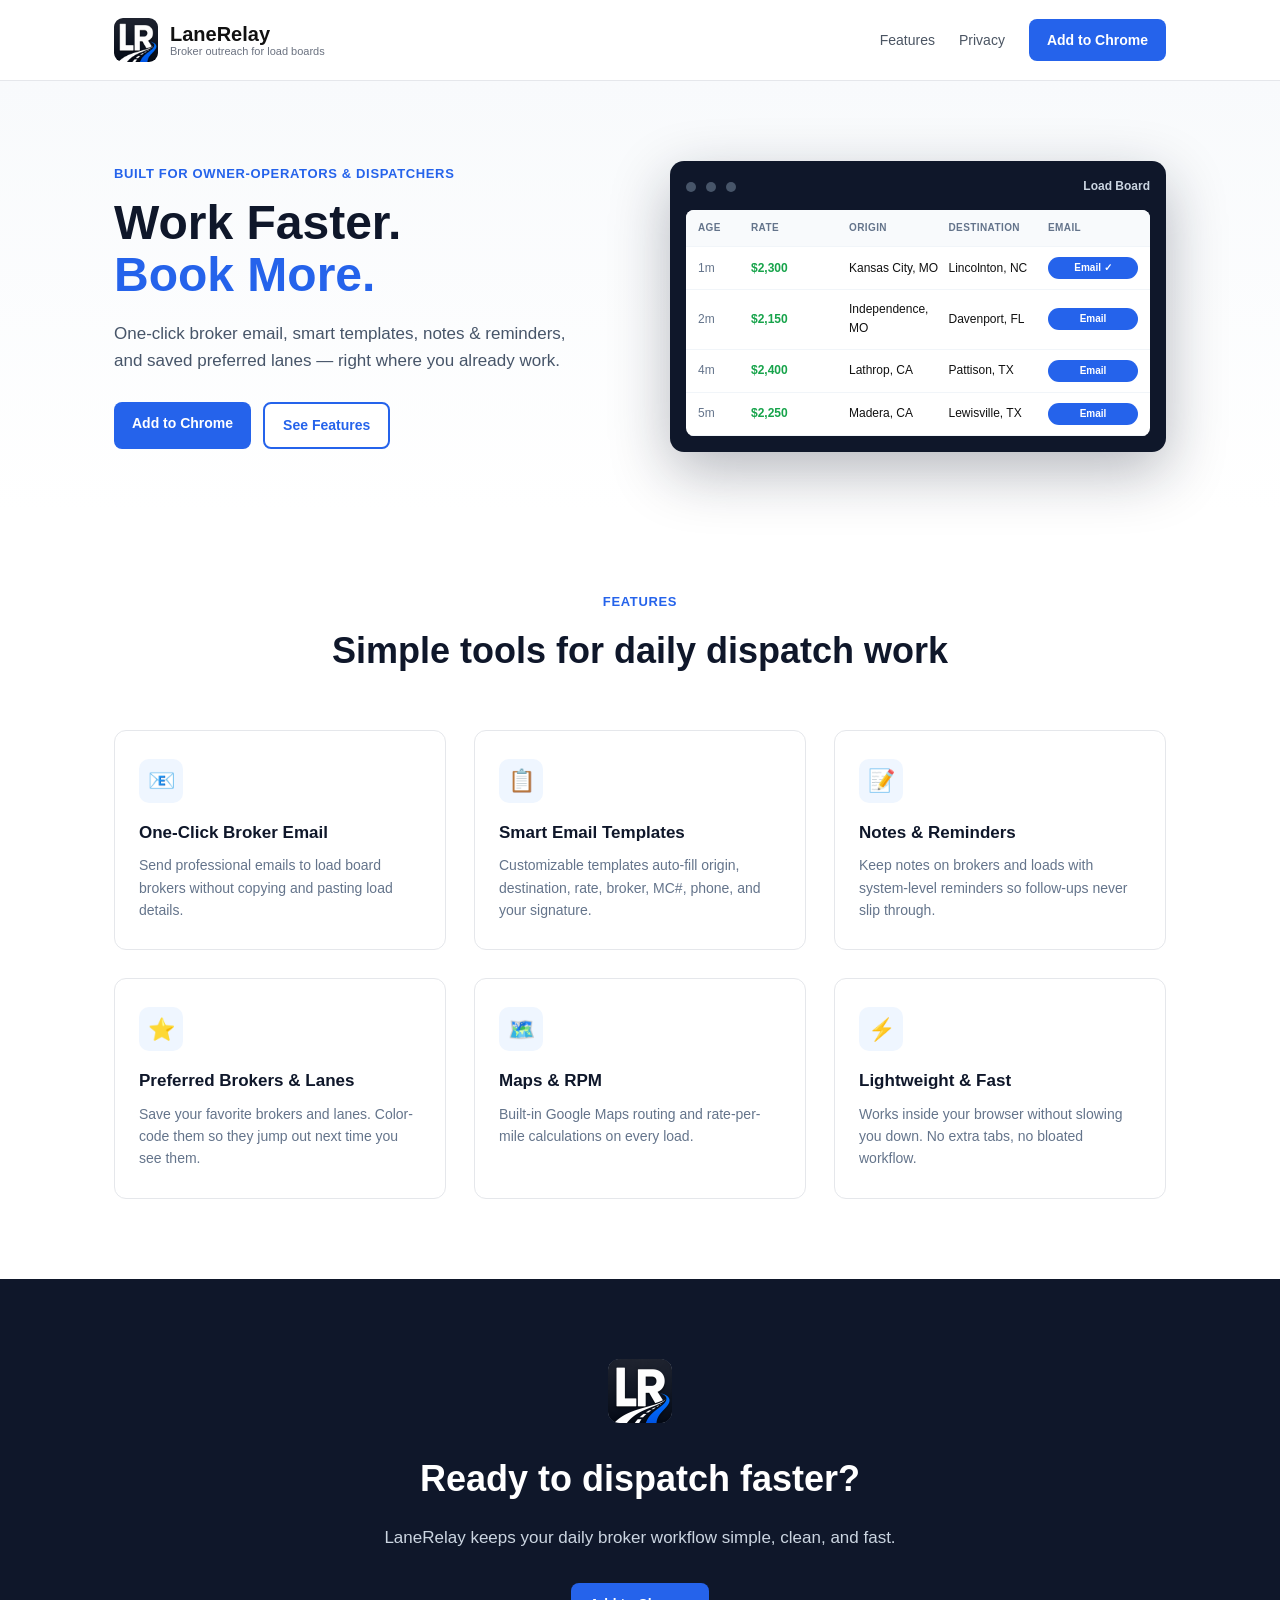
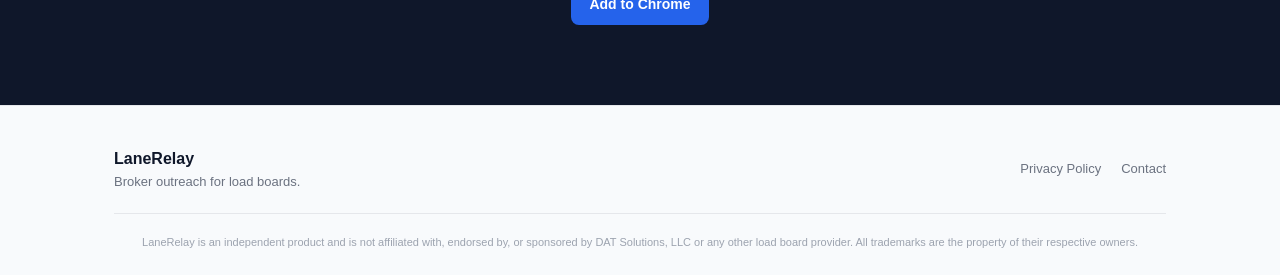
<file: index.html>
<!DOCTYPE html>
<html lang="en">
<head>
<meta charset="UTF-8" />
<meta name="viewport" content="width=device-width, initial-scale=1" />
<title>LaneRelay — Broker outreach for load boards</title>
<meta name="description" content="LaneRelay helps dispatchers and owner-operators work faster on load boards with one-click broker email, smart templates, notes, reminders, and saved preferred lanes." />
<style>
  * { box-sizing: border-box; margin: 0; padding: 0; }
  body {
    font-family: -apple-system, BlinkMacSystemFont, "Segoe UI", Roboto, sans-serif;
    color: #111;
    line-height: 1.6;
    background: #fff;
  }
  a { color: #2563eb; text-decoration: none; }
  a:hover { text-decoration: underline; }
  .container { max-width: 1100px; margin: 0 auto; padding: 0 24px; }

  /* HEADER */
  header {
    padding: 18px 0;
    border-bottom: 1px solid #e5e7eb;
    background: #fff;
    position: sticky; top: 0; z-index: 10;
  }
  .header-inner { display: flex; align-items: center; justify-content: space-between; }
  .brand { display: flex; align-items: center; gap: 12px; }
  .brand img { width: 44px; height: 44px; border-radius: 9px; }
  .brand-text { display: flex; flex-direction: column; line-height: 1.1; }
  .brand-name { font-size: 20px; font-weight: 800; color: #111; }
  .brand-tag { font-size: 11px; color: #6b7280; font-weight: 500; }
  nav { display: flex; gap: 24px; align-items: center; }
  nav a { color: #4b5563; font-weight: 500; font-size: 14px; }
  .btn-primary {
    display: inline-block; padding: 10px 18px;
    background: #2563eb; color: #fff !important;
    border-radius: 8px; font-weight: 600; font-size: 14px;
    text-decoration: none !important;
  }
  .btn-primary:hover { background: #1d4ed8; }

  /* HERO */
  .hero { padding: 80px 0 60px; background: linear-gradient(180deg, #f8fafc 0%, #fff 100%); }
  .hero-grid { display: grid; grid-template-columns: 1fr 1fr; gap: 60px; align-items: center; }
  .eyebrow { color: #2563eb; font-weight: 700; font-size: 13px; text-transform: uppercase; letter-spacing: 0.05em; margin-bottom: 12px; }
  h1 { font-size: 48px; font-weight: 800; line-height: 1.1; margin-bottom: 18px; color: #0f172a; }
  h1 .accent { color: #2563eb; }
  .lead { font-size: 17px; color: #475569; margin-bottom: 28px; max-width: 480px; }
  .hero-ctas { display: flex; gap: 12px; flex-wrap: wrap; }
  .btn-secondary {
    display: inline-block; padding: 10px 18px;
    background: #fff; color: #2563eb !important;
    border: 2px solid #2563eb;
    border-radius: 8px; font-weight: 600; font-size: 14px;
    text-decoration: none !important;
  }
  .btn-secondary:hover { background: #eff6ff; }

  /* MOCKUP PANEL */
  .mockup {
    background: #0f172a;
    border-radius: 14px;
    padding: 16px;
    box-shadow: 0 20px 60px rgba(15, 23, 42, 0.3);
    color: #fff;
    overflow: hidden;
  }
  .mockup-header { display: flex; align-items: center; gap: 10px; margin-bottom: 14px; }
  .mockup-dot { width: 10px; height: 10px; border-radius: 50%; background: #475569; }
  .mockup-title { font-size: 12px; color: #cbd5e1; margin-left: auto; font-weight: 600; }
  .mockup-board { background: #fff; color: #111; border-radius: 8px; overflow: hidden; }
  .board-row { display: grid; grid-template-columns: 45px 90px 1fr 1fr 90px; gap: 8px; padding: 10px 12px; align-items: center; font-size: 12px; border-bottom: 1px solid #f1f5f9; }
  .board-row.header { background: #f8fafc; font-weight: 700; color: #64748b; font-size: 10px; text-transform: uppercase; letter-spacing: 0.04em; }
  .board-row .age { color: #64748b; }
  .board-row .rate { font-weight: 700; color: #16a34a; }
  .pill {
    background: #2563eb; color: #fff;
    padding: 3px 10px; border-radius: 12px;
    font-size: 10px; font-weight: 600;
    text-align: center;
  }

  /* FEATURES */
  .features { padding: 80px 0; }
  .section-eyebrow { color: #2563eb; font-weight: 700; font-size: 13px; text-transform: uppercase; letter-spacing: 0.05em; text-align: center; margin-bottom: 10px; }
  h2 { font-size: 36px; font-weight: 800; text-align: center; color: #0f172a; margin-bottom: 50px; }
  .feature-grid {
    display: grid;
    grid-template-columns: repeat(auto-fit, minmax(260px, 1fr));
    gap: 28px;
  }
  .feature-card {
    padding: 28px 24px;
    border: 1px solid #e5e7eb;
    border-radius: 12px;
    background: #fff;
    transition: transform 0.15s ease, box-shadow 0.15s ease;
  }
  .feature-card:hover {
    transform: translateY(-2px);
    box-shadow: 0 8px 24px rgba(0, 0, 0, 0.08);
  }
  .feature-icon {
    width: 44px; height: 44px; border-radius: 10px;
    background: #eff6ff; color: #2563eb;
    display: flex; align-items: center; justify-content: center;
    font-size: 22px;
    margin-bottom: 16px;
  }
  .feature-card h3 {
    font-size: 17px; font-weight: 700; color: #0f172a;
    margin-bottom: 8px;
  }
  .feature-card p {
    font-size: 14px; color: #64748b; line-height: 1.6;
  }

  /* CTA */
  .cta {
    background: #0f172a;
    color: #fff;
    padding: 80px 0;
    text-align: center;
  }
  .cta img { width: 64px; height: 64px; border-radius: 12px; margin-bottom: 20px; }
  .cta h2 { color: #fff; margin-bottom: 16px; }
  .cta p { color: #cbd5e1; font-size: 17px; max-width: 540px; margin: 0 auto 32px; }

  /* FOOTER */
  footer {
    padding: 40px 0 24px;
    border-top: 1px solid #e5e7eb;
    background: #f8fafc;
  }
  .footer-inner {
    display: flex; align-items: center; justify-content: space-between;
    flex-wrap: wrap; gap: 16px;
  }
  .footer-brand { font-weight: 700; color: #0f172a; }
  .footer-tag { color: #6b7280; font-size: 13px; }
  .footer-links { display: flex; gap: 20px; }
  .footer-links a { color: #6b7280; font-size: 13px; }
  .disclaimer {
    font-size: 11px; color: #9ca3af; text-align: center;
    padding-top: 20px; margin-top: 20px; border-top: 1px solid #e5e7eb;
    line-height: 1.6;
  }

  /* RESPONSIVE */
  @media (max-width: 768px) {
    .hero-grid { grid-template-columns: 1fr; gap: 40px; }
    h1 { font-size: 36px; }
    h2 { font-size: 28px; }
    nav a:not(.btn-primary) { display: none; }
  }
</style>
</head>
<body>

<header>
  <div class="container">
    <div class="header-inner">
      <div class="brand">
        <img src="logo.png" alt="LaneRelay" />
        <div class="brand-text">
          <span class="brand-name">LaneRelay</span>
          <span class="brand-tag">Broker outreach for load boards</span>
        </div>
      </div>
      <nav>
        <a href="#features">Features</a>
        <a href="privacy.html">Privacy</a>
        <a href="#" class="btn-primary">Add to Chrome</a>
      </nav>
    </div>
  </div>
</header>

<section class="hero">
  <div class="container">
    <div class="hero-grid">
      <div>
        <div class="eyebrow">Built for owner-operators &amp; dispatchers</div>
        <h1>Work Faster.<br/><span class="accent">Book More.</span></h1>
        <p class="lead">One-click broker email, smart templates, notes &amp; reminders, and saved preferred lanes — right where you already work.</p>
        <div class="hero-ctas">
          <a href="#" class="btn-primary">Add to Chrome</a>
          <a href="#features" class="btn-secondary">See Features</a>
        </div>
      </div>

      <div class="mockup">
        <div class="mockup-header">
          <span class="mockup-dot"></span>
          <span class="mockup-dot"></span>
          <span class="mockup-dot"></span>
          <span class="mockup-title">Load Board</span>
        </div>
        <div class="mockup-board">
          <div class="board-row header">
            <div>Age</div>
            <div>Rate</div>
            <div>Origin</div>
            <div>Destination</div>
            <div>Email</div>
          </div>
          <div class="board-row">
            <div class="age">1m</div>
            <div class="rate">$2,300</div>
            <div>Kansas City, MO</div>
            <div>Lincolnton, NC</div>
            <div class="pill">Email ✓</div>
          </div>
          <div class="board-row">
            <div class="age">2m</div>
            <div class="rate">$2,150</div>
            <div>Independence, MO</div>
            <div>Davenport, FL</div>
            <div class="pill">Email</div>
          </div>
          <div class="board-row">
            <div class="age">4m</div>
            <div class="rate">$2,400</div>
            <div>Lathrop, CA</div>
            <div>Pattison, TX</div>
            <div class="pill">Email</div>
          </div>
          <div class="board-row">
            <div class="age">5m</div>
            <div class="rate">$2,250</div>
            <div>Madera, CA</div>
            <div>Lewisville, TX</div>
            <div class="pill">Email</div>
          </div>
        </div>
      </div>
    </div>
  </div>
</section>

<section class="features" id="features">
  <div class="container">
    <div class="section-eyebrow">Features</div>
    <h2>Simple tools for daily dispatch work</h2>
    <div class="feature-grid">
      <div class="feature-card">
        <div class="feature-icon">📧</div>
        <h3>One-Click Broker Email</h3>
        <p>Send professional emails to load board brokers without copying and pasting load details.</p>
      </div>
      <div class="feature-card">
        <div class="feature-icon">📋</div>
        <h3>Smart Email Templates</h3>
        <p>Customizable templates auto-fill origin, destination, rate, broker, MC#, phone, and your signature.</p>
      </div>
      <div class="feature-card">
        <div class="feature-icon">📝</div>
        <h3>Notes &amp; Reminders</h3>
        <p>Keep notes on brokers and loads with system-level reminders so follow-ups never slip through.</p>
      </div>
      <div class="feature-card">
        <div class="feature-icon">⭐</div>
        <h3>Preferred Brokers &amp; Lanes</h3>
        <p>Save your favorite brokers and lanes. Color-code them so they jump out next time you see them.</p>
      </div>
      <div class="feature-card">
        <div class="feature-icon">🗺️</div>
        <h3>Maps &amp; RPM</h3>
        <p>Built-in Google Maps routing and rate-per-mile calculations on every load.</p>
      </div>
      <div class="feature-card">
        <div class="feature-icon">⚡</div>
        <h3>Lightweight &amp; Fast</h3>
        <p>Works inside your browser without slowing you down. No extra tabs, no bloated workflow.</p>
      </div>
    </div>
  </div>
</section>

<section class="cta">
  <div class="container">
    <img src="logo.png" alt="LaneRelay" />
    <h2>Ready to dispatch faster?</h2>
    <p>LaneRelay keeps your daily broker workflow simple, clean, and fast.</p>
    <a href="#" class="btn-primary">Add to Chrome</a>
  </div>
</section>

<footer>
  <div class="container">
    <div class="footer-inner">
      <div>
        <div class="footer-brand">LaneRelay</div>
        <div class="footer-tag">Broker outreach for load boards.</div>
      </div>
      <div class="footer-links">
        <a href="privacy.html">Privacy Policy</a>
        <a href="mailto:support@lanerelay.com">Contact</a>
      </div>
    </div>
    <p class="disclaimer">
      LaneRelay is an independent product and is not affiliated with, endorsed by, or sponsored by DAT Solutions, LLC or any other load board provider. All trademarks are the property of their respective owners.
    </p>
  </div>
</footer>

</body>
</html>
</file>
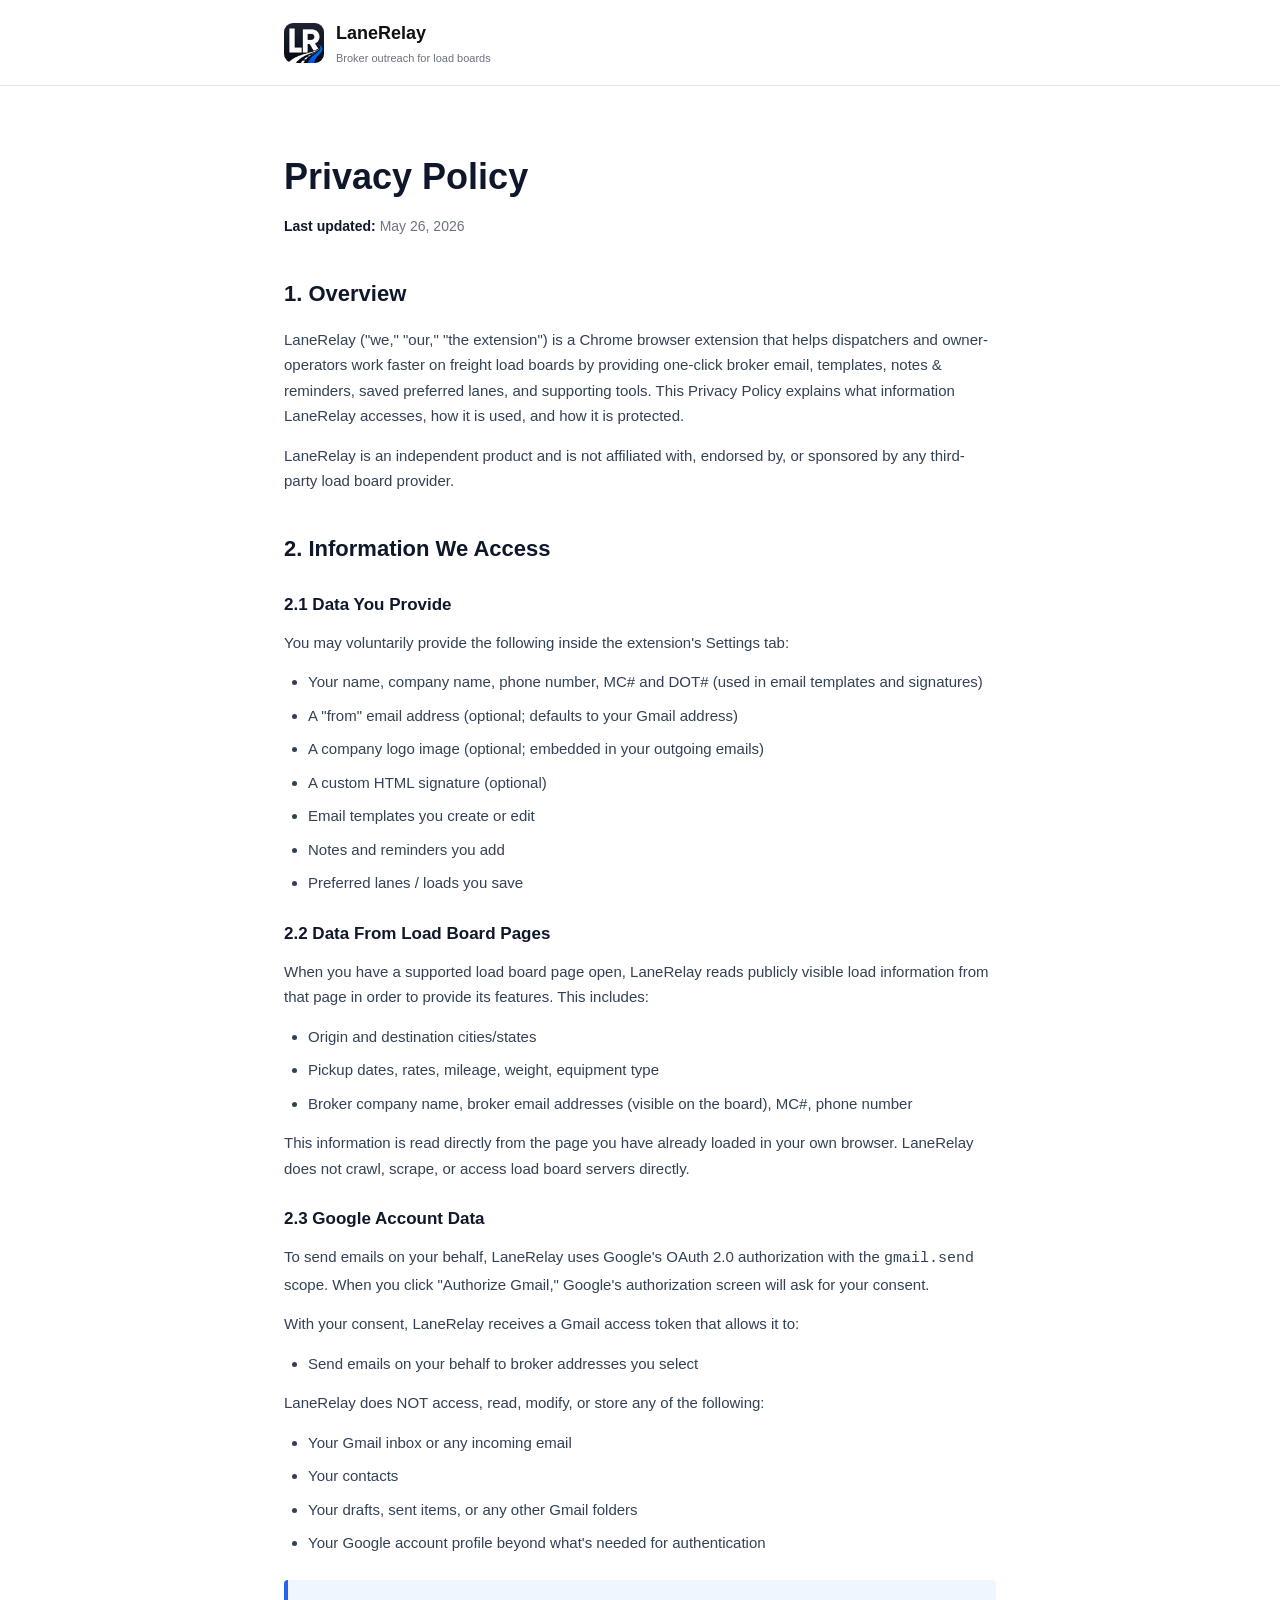
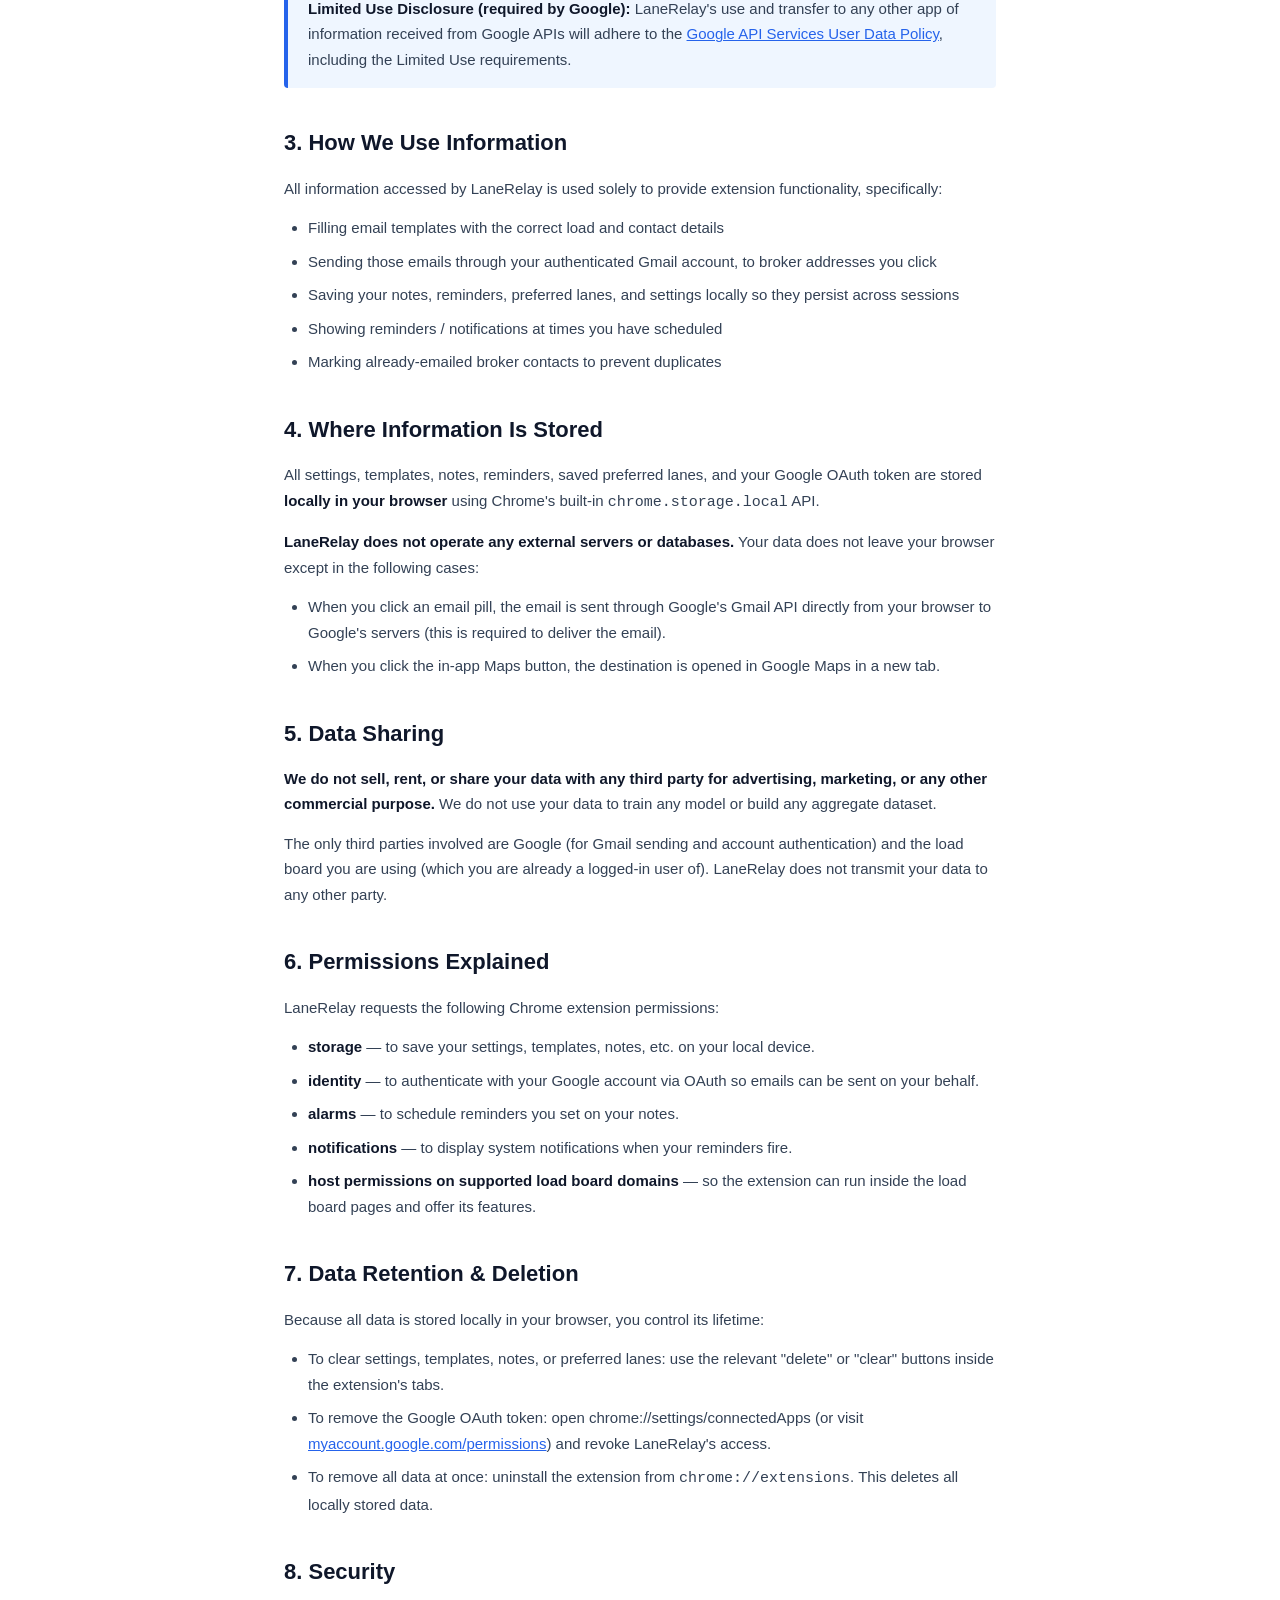
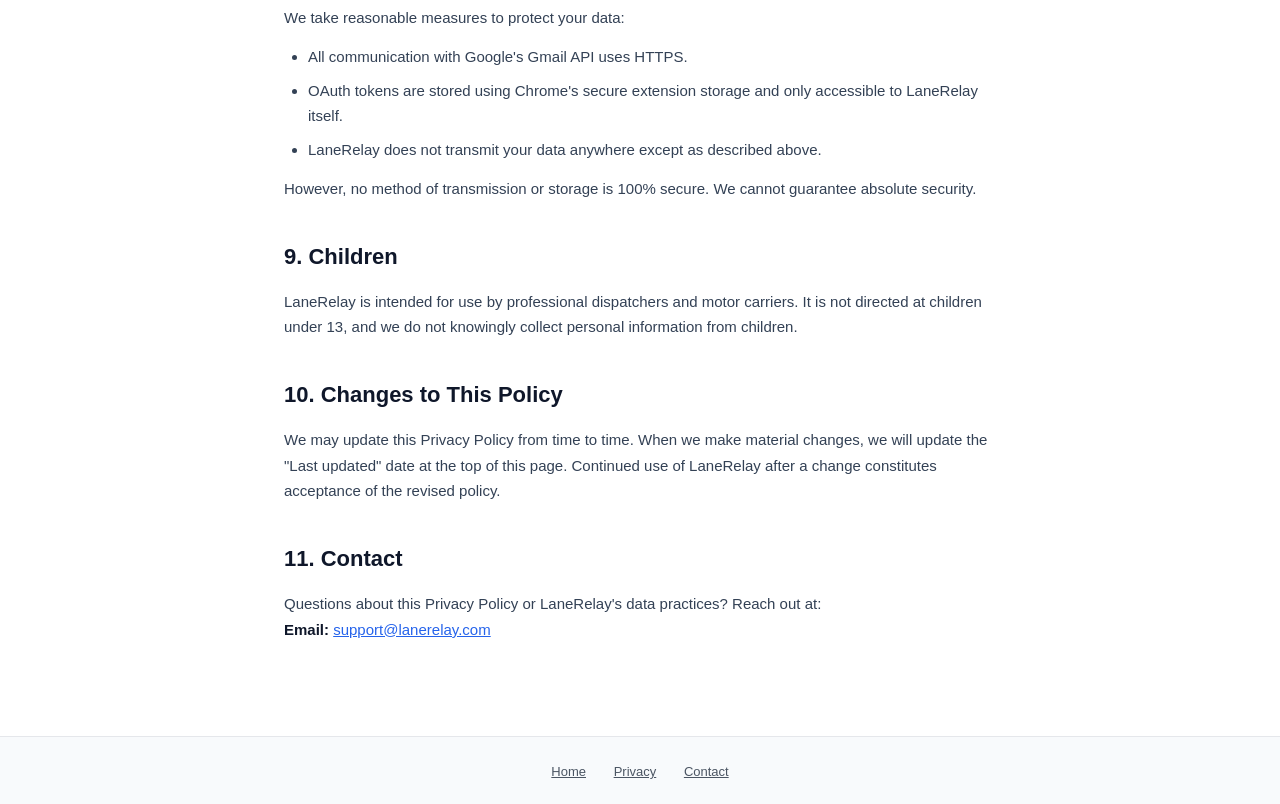
<file: privacy.html>
<!DOCTYPE html>
<html lang="en">
<head>
<meta charset="UTF-8" />
<meta name="viewport" content="width=device-width, initial-scale=1" />
<title>Privacy Policy — LaneRelay</title>
<style>
  * { box-sizing: border-box; margin: 0; padding: 0; }
  body {
    font-family: -apple-system, BlinkMacSystemFont, "Segoe UI", Roboto, sans-serif;
    color: #111;
    line-height: 1.7;
    background: #fff;
  }
  a { color: #2563eb; }
  .container { max-width: 760px; margin: 0 auto; padding: 0 24px; }
  header {
    padding: 18px 0;
    border-bottom: 1px solid #e5e7eb;
    background: #fff;
  }
  .brand { display: flex; align-items: center; gap: 12px; text-decoration: none; }
  .brand img { width: 40px; height: 40px; border-radius: 9px; }
  .brand-name { font-size: 18px; font-weight: 800; color: #111; }
  .brand-tag { font-size: 11px; color: #6b7280; font-weight: 500; display: block; }
  main { padding: 60px 0 80px; }
  h1 { font-size: 36px; font-weight: 800; color: #0f172a; margin-bottom: 8px; }
  .updated { color: #6b7280; font-size: 14px; margin-bottom: 36px; }
  h2 { font-size: 22px; font-weight: 700; color: #0f172a; margin: 36px 0 14px; }
  h3 { font-size: 17px; font-weight: 700; color: #0f172a; margin: 24px 0 10px; }
  p, li { font-size: 15px; color: #334155; margin-bottom: 14px; }
  ul, ol { padding-left: 24px; margin-bottom: 14px; }
  li { margin-bottom: 8px; }
  .callout {
    background: #eff6ff;
    border-left: 4px solid #2563eb;
    padding: 16px 20px;
    border-radius: 4px;
    margin: 24px 0;
  }
  .callout p { margin-bottom: 0; }
  strong { color: #0f172a; }
  footer {
    border-top: 1px solid #e5e7eb;
    padding: 24px 0;
    background: #f8fafc;
    text-align: center;
    color: #6b7280;
    font-size: 13px;
  }
  footer a { color: #4b5563; margin: 0 12px; }
</style>
</head>
<body>

<header>
  <div class="container">
    <a href="index.html" class="brand">
      <img src="logo.png" alt="LaneRelay" />
      <div>
        <span class="brand-name">LaneRelay</span>
        <span class="brand-tag">Broker outreach for load boards</span>
      </div>
    </a>
  </div>
</header>

<main>
  <div class="container">

    <h1>Privacy Policy</h1>
    <p class="updated"><strong>Last updated:</strong> May 26, 2026</p>

    <h2>1. Overview</h2>
    <p>
      LaneRelay ("we," "our," "the extension") is a Chrome browser extension that helps dispatchers and owner-operators
      work faster on freight load boards by providing one-click broker email, templates, notes &amp; reminders, saved
      preferred lanes, and supporting tools. This Privacy Policy explains what information LaneRelay accesses, how it
      is used, and how it is protected.
    </p>
    <p>
      LaneRelay is an independent product and is not affiliated with, endorsed by, or sponsored by any third-party
      load board provider.
    </p>

    <h2>2. Information We Access</h2>

    <h3>2.1 Data You Provide</h3>
    <p>You may voluntarily provide the following inside the extension's Settings tab:</p>
    <ul>
      <li>Your name, company name, phone number, MC# and DOT# (used in email templates and signatures)</li>
      <li>A "from" email address (optional; defaults to your Gmail address)</li>
      <li>A company logo image (optional; embedded in your outgoing emails)</li>
      <li>A custom HTML signature (optional)</li>
      <li>Email templates you create or edit</li>
      <li>Notes and reminders you add</li>
      <li>Preferred lanes / loads you save</li>
    </ul>

    <h3>2.2 Data From Load Board Pages</h3>
    <p>
      When you have a supported load board page open, LaneRelay reads publicly visible load information from that
      page in order to provide its features. This includes:
    </p>
    <ul>
      <li>Origin and destination cities/states</li>
      <li>Pickup dates, rates, mileage, weight, equipment type</li>
      <li>Broker company name, broker email addresses (visible on the board), MC#, phone number</li>
    </ul>
    <p>
      This information is read directly from the page you have already loaded in your own browser. LaneRelay does
      not crawl, scrape, or access load board servers directly.
    </p>

    <h3>2.3 Google Account Data</h3>
    <p>
      To send emails on your behalf, LaneRelay uses Google's OAuth 2.0 authorization with the <code>gmail.send</code>
      scope. When you click "Authorize Gmail," Google's authorization screen will ask for your consent.
    </p>
    <p>
      With your consent, LaneRelay receives a Gmail access token that allows it to:
    </p>
    <ul>
      <li>Send emails on your behalf to broker addresses you select</li>
    </ul>
    <p>
      LaneRelay does NOT access, read, modify, or store any of the following:
    </p>
    <ul>
      <li>Your Gmail inbox or any incoming email</li>
      <li>Your contacts</li>
      <li>Your drafts, sent items, or any other Gmail folders</li>
      <li>Your Google account profile beyond what's needed for authentication</li>
    </ul>

    <div class="callout">
      <p>
        <strong>Limited Use Disclosure (required by Google):</strong>
        LaneRelay's use and transfer to any other app of information received from Google APIs will adhere to the
        <a href="https://developers.google.com/terms/api-services-user-data-policy" target="_blank" rel="noopener">
          Google API Services User Data Policy</a>, including the Limited Use requirements.
      </p>
    </div>

    <h2>3. How We Use Information</h2>
    <p>All information accessed by LaneRelay is used solely to provide extension functionality, specifically:</p>
    <ul>
      <li>Filling email templates with the correct load and contact details</li>
      <li>Sending those emails through your authenticated Gmail account, to broker addresses you click</li>
      <li>Saving your notes, reminders, preferred lanes, and settings locally so they persist across sessions</li>
      <li>Showing reminders / notifications at times you have scheduled</li>
      <li>Marking already-emailed broker contacts to prevent duplicates</li>
    </ul>

    <h2>4. Where Information Is Stored</h2>
    <p>
      All settings, templates, notes, reminders, saved preferred lanes, and your Google OAuth token are stored
      <strong>locally in your browser</strong> using Chrome's built-in <code>chrome.storage.local</code> API.
    </p>
    <p>
      <strong>LaneRelay does not operate any external servers or databases.</strong> Your data does not leave your
      browser except in the following cases:
    </p>
    <ul>
      <li>When you click an email pill, the email is sent through Google's Gmail API directly from your browser to
          Google's servers (this is required to deliver the email).</li>
      <li>When you click the in-app Maps button, the destination is opened in Google Maps in a new tab.</li>
    </ul>

    <h2>5. Data Sharing</h2>
    <p><strong>We do not sell, rent, or share your data with any third party for advertising, marketing, or any other
       commercial purpose.</strong> We do not use your data to train any model or build any aggregate dataset.</p>
    <p>
      The only third parties involved are Google (for Gmail sending and account authentication) and the load board
      you are using (which you are already a logged-in user of). LaneRelay does not transmit your data to any other
      party.
    </p>

    <h2>6. Permissions Explained</h2>
    <p>LaneRelay requests the following Chrome extension permissions:</p>
    <ul>
      <li><strong>storage</strong> — to save your settings, templates, notes, etc. on your local device.</li>
      <li><strong>identity</strong> — to authenticate with your Google account via OAuth so emails can be sent on
          your behalf.</li>
      <li><strong>alarms</strong> — to schedule reminders you set on your notes.</li>
      <li><strong>notifications</strong> — to display system notifications when your reminders fire.</li>
      <li><strong>host permissions on supported load board domains</strong> — so the extension can run inside the
          load board pages and offer its features.</li>
    </ul>

    <h2>7. Data Retention &amp; Deletion</h2>
    <p>
      Because all data is stored locally in your browser, you control its lifetime:
    </p>
    <ul>
      <li>To clear settings, templates, notes, or preferred lanes: use the relevant "delete" or "clear" buttons
          inside the extension's tabs.</li>
      <li>To remove the Google OAuth token: open chrome://settings/connectedApps (or visit
          <a href="https://myaccount.google.com/permissions" target="_blank" rel="noopener">myaccount.google.com/permissions</a>)
          and revoke LaneRelay's access.</li>
      <li>To remove all data at once: uninstall the extension from <code>chrome://extensions</code>. This deletes
          all locally stored data.</li>
    </ul>

    <h2>8. Security</h2>
    <p>
      We take reasonable measures to protect your data:
    </p>
    <ul>
      <li>All communication with Google's Gmail API uses HTTPS.</li>
      <li>OAuth tokens are stored using Chrome's secure extension storage and only accessible to LaneRelay itself.</li>
      <li>LaneRelay does not transmit your data anywhere except as described above.</li>
    </ul>
    <p>
      However, no method of transmission or storage is 100% secure. We cannot guarantee absolute security.
    </p>

    <h2>9. Children</h2>
    <p>
      LaneRelay is intended for use by professional dispatchers and motor carriers. It is not directed at children
      under 13, and we do not knowingly collect personal information from children.
    </p>

    <h2>10. Changes to This Policy</h2>
    <p>
      We may update this Privacy Policy from time to time. When we make material changes, we will update the
      "Last updated" date at the top of this page. Continued use of LaneRelay after a change constitutes
      acceptance of the revised policy.
    </p>

    <h2>11. Contact</h2>
    <p>
      Questions about this Privacy Policy or LaneRelay's data practices? Reach out at:<br/>
      <strong>Email:</strong> <a href="mailto:support@lanerelay.com">support@lanerelay.com</a>
    </p>

  </div>
</main>

<footer>
  <div class="container">
    <a href="index.html">Home</a>
    <a href="privacy.html">Privacy</a>
    <a href="mailto:support@lanerelay.com">Contact</a>
  </div>
</footer>

</body>
</html>
</file>
